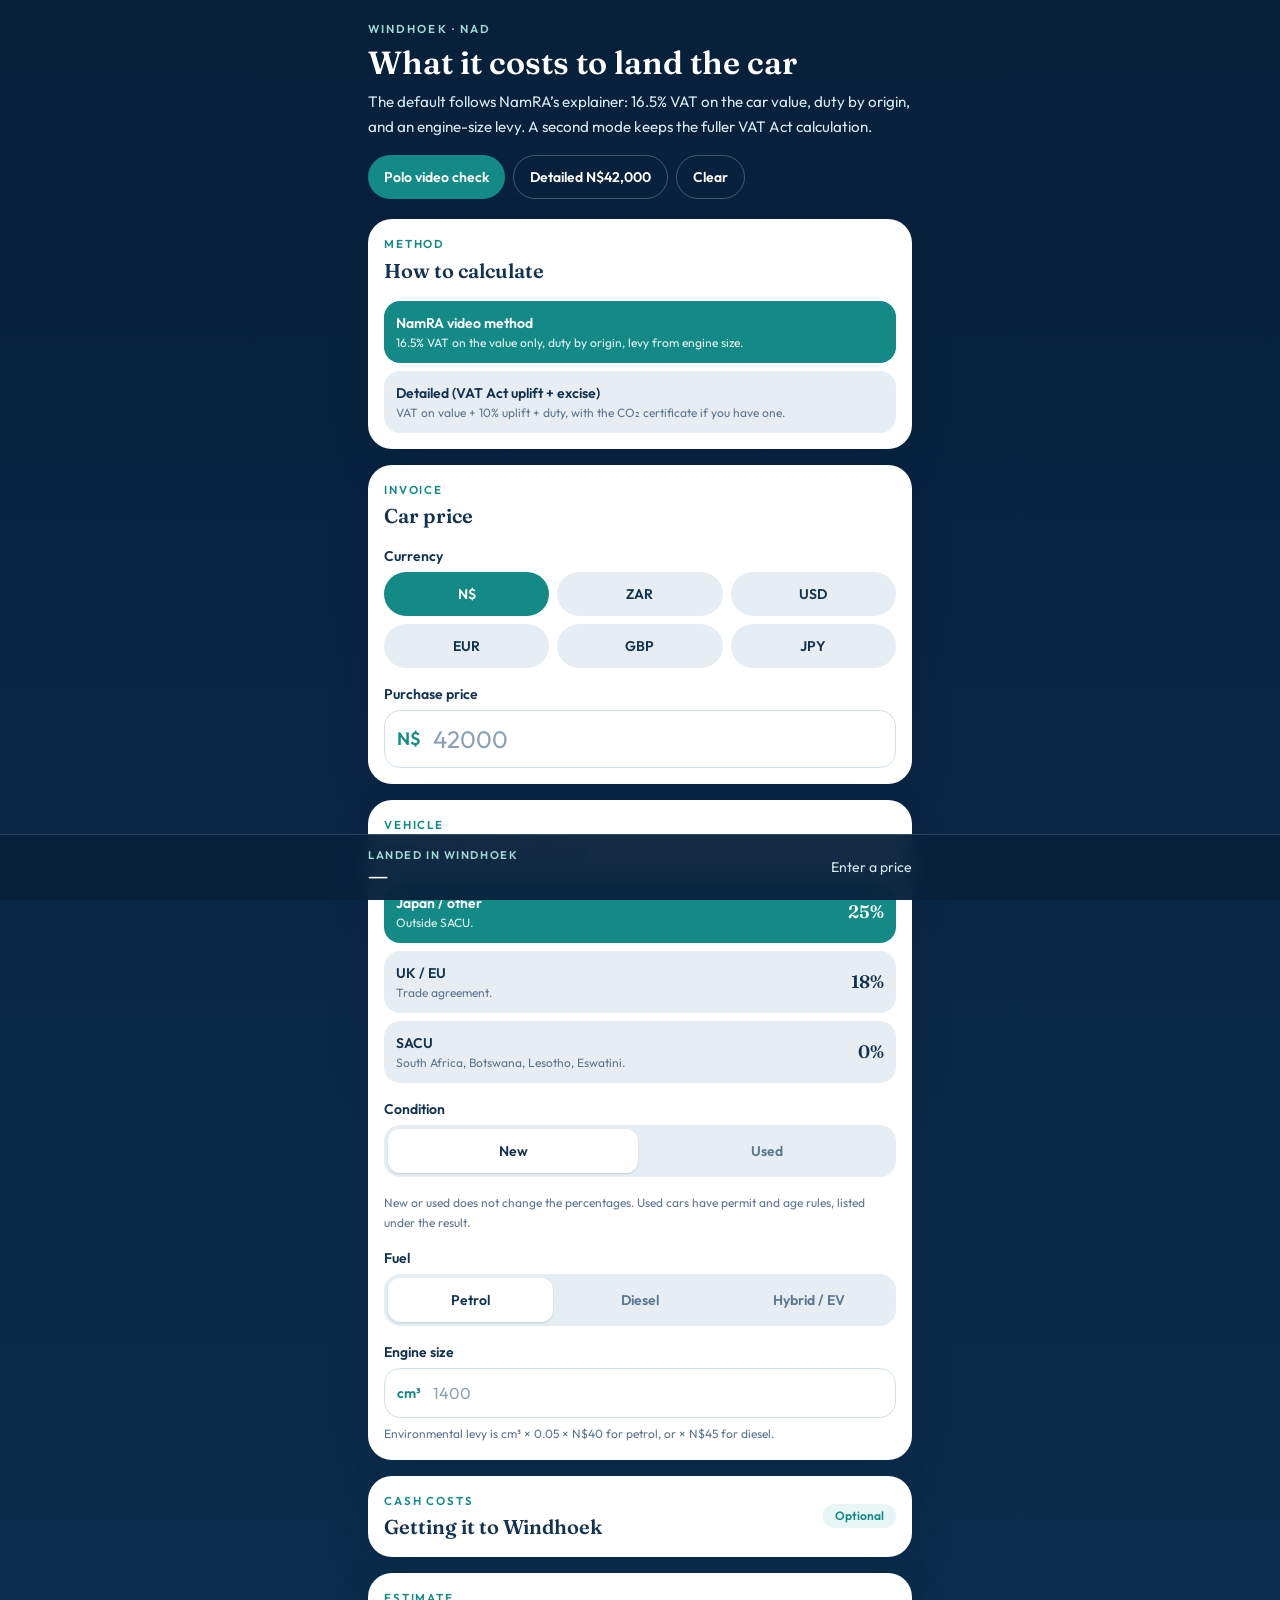
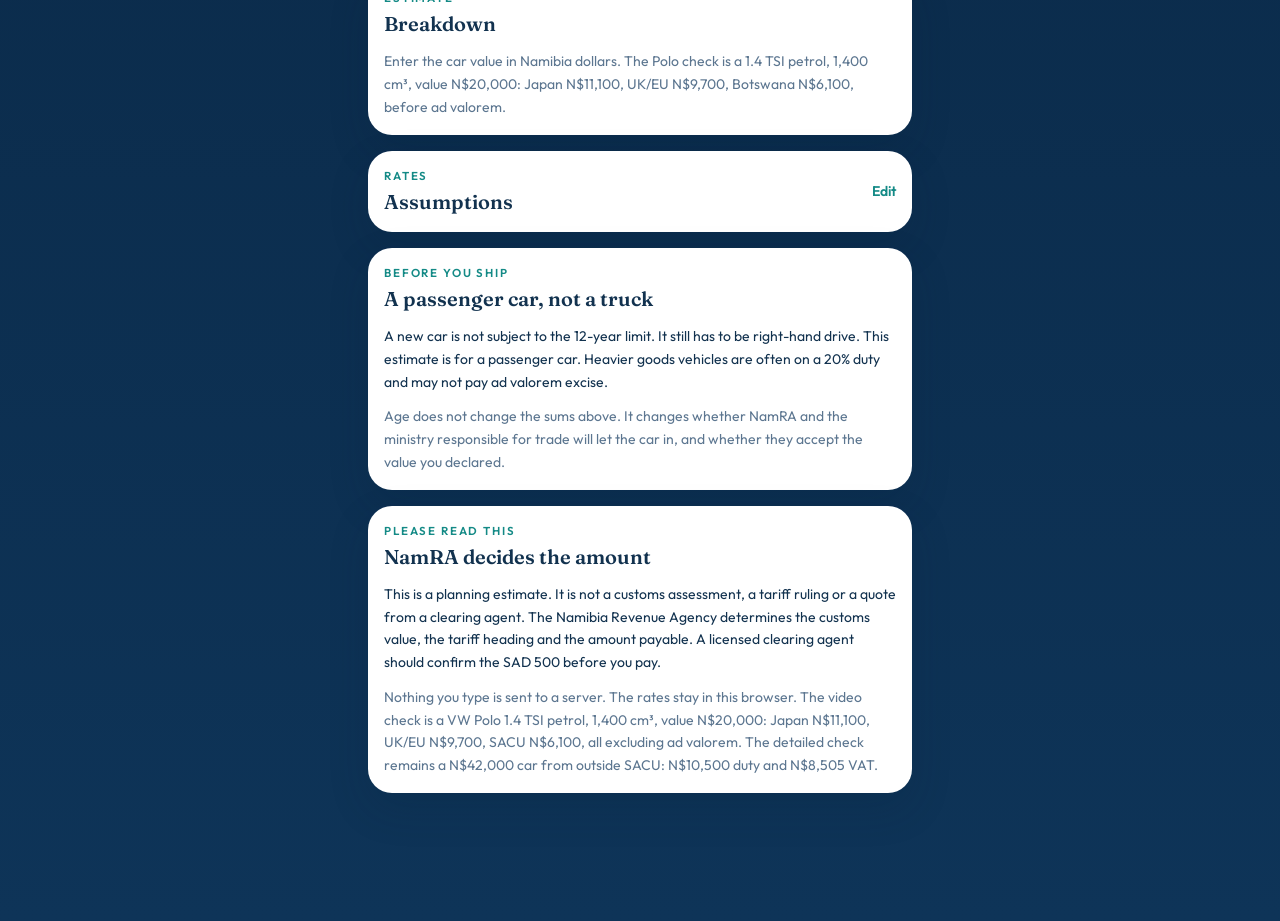
<file: car-calculator/index.html>
<!doctype html>
<html lang="en">
  <head>
    <meta charset="UTF-8" />
    <link rel="icon" type="image/svg+xml" href="./favicon.svg" />
    <meta name="viewport" content="width=device-width, initial-scale=1.0, viewport-fit=cover" />
    <meta name="theme-color" content="#07203A" />
    <meta
      name="description"
      content="Estimate customs duty, excise, the CO₂ levy and VAT for a passenger car imported to Windhoek, in Namibia dollars."
    />
    <link rel="manifest" href="./manifest.webmanifest" />
    <link rel="apple-touch-icon" sizes="180x180" href="[data-uri]" />
    <meta name="apple-mobile-web-app-capable" content="yes" />
    <meta name="mobile-web-app-capable" content="yes" />
    <meta name="apple-mobile-web-app-status-bar-style" content="black-translucent" />
    <meta name="apple-mobile-web-app-title" content="Car Import N$" />
    <title>Windhoek landed cost</title>
    <script type="module" crossorigin src="./assets/index-BPhRL1wv.js"></script>
    <link rel="stylesheet" crossorigin href="./assets/index-C23gS1SJ.css">
  </head>
  <body>
    <div id="root"></div>
    <script>if('serviceWorker' in navigator){addEventListener('load',()=>navigator.serviceWorker.register('./sw.js'))}</script>
  </body>
</html>
</file>
<file: car-calculator/assets/index-C23gS1SJ.css>
@font-face{font-family:Outfit;font-style:normal;font-display:swap;font-weight:400;src:url([data-uri])format("woff2")}@font-face{font-family:Outfit;font-style:normal;font-display:swap;font-weight:500;src:url([data-uri])format("woff2")}@font-face{font-family:Outfit;font-style:normal;font-display:swap;font-weight:600;src:url([data-uri])format("woff2")}@font-face{font-family:Outfit;font-style:normal;font-display:swap;font-weight:700;src:url([data-uri])format("woff2")}@font-face{font-family:Fraunces;font-style:normal;font-display:swap;font-weight:500;src:url([data-uri])format("woff2")}@font-face{font-family:Fraunces;font-style:normal;font-display:swap;font-weight:600;src:url([data-uri])format("woff2")}@layer properties{@supports (((-webkit-hyphens:none)) and (not (margin-trim:block))) or ((-moz-orient:inline) and (not (color:rgb(from red r g b)))){*,:before,:after,::backdrop{--tw-translate-x:0;--tw-translate-y:0;--tw-translate-z:0;--tw-rotate-x:initial;--tw-rotate-y:initial;--tw-rotate-z:initial;--tw-skew-x:initial;--tw-skew-y:initial;--tw-space-y-reverse:0;--tw-border-style:solid;--tw-gradient-position:initial;--tw-gradient-from:#0000;--tw-gradient-via:#0000;--tw-gradient-to:#0000;--tw-gradient-stops:initial;--tw-gradient-via-stops:initial;--tw-gradient-from-position:0%;--tw-gradient-via-position:50%;--tw-gradient-to-position:100%;--tw-leading:initial;--tw-font-weight:initial;--tw-tracking:initial;--tw-ordinal:initial;--tw-slashed-zero:initial;--tw-numeric-figure:initial;--tw-numeric-spacing:initial;--tw-numeric-fraction:initial;--tw-shadow:0 0 #0000;--tw-shadow-color:initial;--tw-shadow-alpha:100%;--tw-inset-shadow:0 0 #0000;--tw-inset-shadow-color:initial;--tw-inset-shadow-alpha:100%;--tw-ring-color:initial;--tw-ring-shadow:0 0 #0000;--tw-inset-ring-color:initial;--tw-inset-ring-shadow:0 0 #0000;--tw-ring-inset:initial;--tw-ring-offset-width:0px;--tw-ring-offset-color:#fff;--tw-ring-offset-shadow:0 0 #0000;--tw-blur:initial;--tw-brightness:initial;--tw-contrast:initial;--tw-grayscale:initial;--tw-hue-rotate:initial;--tw-invert:initial;--tw-opacity:initial;--tw-saturate:initial;--tw-sepia:initial;--tw-drop-shadow:initial;--tw-drop-shadow-color:initial;--tw-drop-shadow-alpha:100%;--tw-drop-shadow-size:initial;--tw-backdrop-blur:initial;--tw-backdrop-brightness:initial;--tw-backdrop-contrast:initial;--tw-backdrop-grayscale:initial;--tw-backdrop-hue-rotate:initial;--tw-backdrop-invert:initial;--tw-backdrop-opacity:initial;--tw-backdrop-saturate:initial;--tw-backdrop-sepia:initial}}}@layer theme{:root,:host{--font-sans:"Outfit", "Segoe UI", sans-serif;--font-mono:ui-monospace, SFMono-Regular, Menlo, Monaco, Consolas, "Liberation Mono", "Courier New", monospace;--color-white:#fff;--spacing:.25rem;--container-xl:36rem;--text-xs:.75rem;--text-xs--line-height:calc(1 / .75);--text-sm:.875rem;--text-sm--line-height:calc(1.25 / .875);--text-base:1rem;--text-base--line-height:calc(1.5 / 1);--text-lg:1.125rem;--text-lg--line-height:calc(1.75 / 1.125);--text-xl:1.25rem;--text-xl--line-height:calc(1.75 / 1.25);--text-2xl:1.5rem;--text-2xl--line-height:calc(2 / 1.5);--font-weight-normal:400;--font-weight-medium:500;--font-weight-semibold:600;--leading-snug:1.375;--leading-relaxed:1.625;--radius-xl:.75rem;--radius-2xl:1rem;--radius-3xl:1.5rem;--blur-md:12px;--default-transition-duration:.15s;--default-transition-timing-function:cubic-bezier(.4, 0, .2, 1);--default-font-family:var(--font-sans);--default-mono-font-family:var(--font-mono);--font-display:"Fraunces", Georgia, serif;--color-ink:#12324f;--color-mist:#5c7690;--color-line:#d3e2ea;--color-foam:#e7f6f5;--color-teal:#148a86;--color-paper:#f7fbfc}}@layer base{*,:after,:before,::backdrop{box-sizing:border-box;border:0 solid;margin:0;padding:0}::file-selector-button{box-sizing:border-box;border:0 solid;margin:0;padding:0}html,:host{-webkit-text-size-adjust:100%;tab-size:4;line-height:1.5;font-family:var(--default-font-family,-apple-system, BlinkMacSystemFont, "Segoe UI", Roboto, "Helvetica Neue", "Noto Sans", Arial, sans-serif, "Apple Color Emoji", "Segoe UI Emoji", "Segoe UI Symbol", "Noto Color Emoji");font-feature-settings:var(--default-font-feature-settings,normal);font-variation-settings:var(--default-font-variation-settings,normal);-webkit-tap-highlight-color:transparent}hr{height:0;color:inherit;border-top-width:1px}abbr:where([title]){-webkit-text-decoration:underline dotted;text-decoration:underline dotted}h1,h2,h3,h4,h5,h6{font-size:inherit;font-weight:inherit}a{color:inherit;-webkit-text-decoration:inherit;-webkit-text-decoration:inherit;-webkit-text-decoration:inherit;-webkit-text-decoration:inherit;text-decoration:inherit}b,strong{font-weight:bolder}code,kbd,samp,pre{font-family:var(--default-mono-font-family,ui-monospace, SFMono-Regular, Menlo, Monaco, Consolas, "Liberation Mono", "Courier New", monospace);font-feature-settings:var(--default-mono-font-feature-settings,normal);font-variation-settings:var(--default-mono-font-variation-settings,normal);font-size:1em}small{font-size:80%}sub,sup{vertical-align:baseline;font-size:75%;line-height:0;position:relative}sub{bottom:-.25em}sup{top:-.5em}table{text-indent:0;border-color:inherit;border-collapse:collapse}:-moz-focusring:where(:not(iframe)){outline:auto}progress{vertical-align:baseline}summary{display:list-item}ol,ul,menu{list-style:none}img,svg,video,canvas,audio,iframe,embed,object{vertical-align:middle;display:block}img,video{max-width:100%;height:auto}button,input,select,optgroup,textarea{font:inherit;font-feature-settings:inherit;font-variation-settings:inherit;letter-spacing:inherit;color:inherit;opacity:1;background-color:#0000;border-radius:0}::file-selector-button{font:inherit;font-feature-settings:inherit;font-variation-settings:inherit;letter-spacing:inherit;color:inherit;opacity:1;background-color:#0000;border-radius:0}:where(select:is([multiple],[size])) optgroup{font-weight:bolder}:where(select:is([multiple],[size])) optgroup option{padding-inline-start:20px}::file-selector-button{margin-inline-end:4px}::placeholder{opacity:1}@supports (not ((-webkit-appearance:-apple-pay-button))) or (contain-intrinsic-size:1px){::placeholder{color:currentColor}@supports (color:color-mix(in lab, red, red)){::placeholder{color:color-mix(in oklab, currentcolor 50%, transparent)}}}textarea{resize:vertical}::-webkit-search-decoration{-webkit-appearance:none}::-webkit-date-and-time-value{min-height:1lh;text-align:inherit}::-webkit-datetime-edit{display:inline-flex}::-webkit-datetime-edit-fields-wrapper{padding:0}::-webkit-datetime-edit{padding-block:0}::-webkit-datetime-edit-year-field{padding-block:0}::-webkit-datetime-edit-month-field{padding-block:0}::-webkit-datetime-edit-day-field{padding-block:0}::-webkit-datetime-edit-hour-field{padding-block:0}::-webkit-datetime-edit-minute-field{padding-block:0}::-webkit-datetime-edit-second-field{padding-block:0}::-webkit-datetime-edit-millisecond-field{padding-block:0}::-webkit-datetime-edit-meridiem-field{padding-block:0}::-webkit-calendar-picker-indicator{line-height:1}:-moz-ui-invalid{box-shadow:none}button,input:where([type=button],[type=reset],[type=submit]){appearance:button}::file-selector-button{appearance:button}::-webkit-inner-spin-button{height:auto}::-webkit-outer-spin-button{height:auto}[hidden]:where(:not([hidden=until-found])){display:none!important}}@layer components;@layer utilities{.visible{visibility:visible}.sr-only{clip-path:inset(50%);white-space:nowrap;border-width:0;width:1px;height:1px;margin:-1px;padding:0;position:absolute;overflow:hidden}.absolute{position:absolute}.fixed{position:fixed}.relative{position:relative}.static{position:static}.inset-x-0{inset-inline:0}.top-0\.5{top:calc(var(--spacing) * .5)}.bottom-0{bottom:0}.z-20{z-index:20}.mx-auto{margin-inline:auto}.mt-0\.5{margin-top:calc(var(--spacing) * .5)}.mt-1{margin-top:var(--spacing)}.mt-1\.5{margin-top:calc(var(--spacing) * 1.5)}.mt-2{margin-top:calc(var(--spacing) * 2)}.mt-3{margin-top:calc(var(--spacing) * 3)}.mt-4{margin-top:calc(var(--spacing) * 4)}.mb-1\.5{margin-bottom:calc(var(--spacing) * 1.5)}.block{display:block}.contents{display:contents}.flex{display:flex}.grid{display:grid}.hidden{display:none}.inline{display:inline}.inline-block{display:inline-block}.inline-flex{display:inline-flex}.table{display:table}.size-6{width:calc(var(--spacing) * 6);height:calc(var(--spacing) * 6)}.h-7{height:calc(var(--spacing) * 7)}.h-11{height:calc(var(--spacing) * 11)}.h-12{height:calc(var(--spacing) * 12)}.h-14{height:calc(var(--spacing) * 14)}.min-h-11{min-height:calc(var(--spacing) * 11)}.min-h-dvh{min-height:100dvh}.w-12{width:calc(var(--spacing) * 12)}.w-14{width:calc(var(--spacing) * 14)}.w-full{width:100%}.max-w-xl{max-width:var(--container-xl)}.min-w-0{min-width:0}.flex-1{flex:1}.shrink-0{flex-shrink:0}.border-collapse{border-collapse:collapse}.translate-x-0\.5{--tw-translate-x:calc(var(--spacing) * .5);translate:var(--tw-translate-x) var(--tw-translate-y)}.translate-x-5{--tw-translate-x:calc(var(--spacing) * 5);translate:var(--tw-translate-x) var(--tw-translate-y)}.transform{transform:var(--tw-rotate-x, ) var(--tw-rotate-y, ) var(--tw-rotate-z, ) var(--tw-skew-x, ) var(--tw-skew-y, )}.cursor-pointer{cursor:pointer}.resize{resize:both}.list-disc{list-style-type:disc}.list-none{list-style-type:none}.grid-cols-3{grid-template-columns:repeat(3,minmax(0,1fr))}.flex-wrap{flex-wrap:wrap}.items-baseline{align-items:baseline}.items-center{align-items:center}.items-start{align-items:flex-start}.justify-between{justify-content:space-between}.justify-center{justify-content:center}.gap-1{gap:var(--spacing)}.gap-2{gap:calc(var(--spacing) * 2)}.gap-3{gap:calc(var(--spacing) * 3)}:where(.space-y-2>:not(:last-child)){--tw-space-y-reverse:0;margin-block-start:calc(calc(var(--spacing) * 2) * var(--tw-space-y-reverse));margin-block-end:calc(calc(var(--spacing) * 2) * calc(1 - var(--tw-space-y-reverse)))}:where(.space-y-3>:not(:last-child)){--tw-space-y-reverse:0;margin-block-start:calc(calc(var(--spacing) * 3) * var(--tw-space-y-reverse));margin-block-end:calc(calc(var(--spacing) * 3) * calc(1 - var(--tw-space-y-reverse)))}:where(.space-y-4>:not(:last-child)){--tw-space-y-reverse:0;margin-block-start:calc(calc(var(--spacing) * 4) * var(--tw-space-y-reverse));margin-block-end:calc(calc(var(--spacing) * 4) * calc(1 - var(--tw-space-y-reverse)))}:where(.space-y-5>:not(:last-child)){--tw-space-y-reverse:0;margin-block-start:calc(calc(var(--spacing) * 5) * var(--tw-space-y-reverse));margin-block-end:calc(calc(var(--spacing) * 5) * calc(1 - var(--tw-space-y-reverse)))}.rounded{border-radius:.25rem}.rounded-2xl{border-radius:var(--radius-2xl)}.rounded-3xl{border-radius:var(--radius-3xl)}.rounded-full{border-radius:2147483647px}.rounded-xl{border-radius:var(--radius-xl)}.border{border-style:var(--tw-border-style);border-width:1px}.border-t{border-top-style:var(--tw-border-style);border-top-width:1px}.border-\[\#c9e4e1\]{border-color:#c9e4e1}.border-line{border-color:var(--color-line)}.border-white\/15{border-color:#ffffff26}@supports (color:color-mix(in lab, red, red)){.border-white\/15{border-color:color-mix(in oklab, var(--color-white) 15%, transparent)}}.border-white\/25{border-color:#ffffff40}@supports (color:color-mix(in lab, red, red)){.border-white\/25{border-color:color-mix(in oklab, var(--color-white) 25%, transparent)}}.bg-\[\#07203a\]\/95{background-color:oklab(24.0205% -.0179953 -.0557696/.95)}.bg-\[\#c5d6e2\]{background-color:#c5d6e2}.bg-\[\#e7eef3\]{background-color:#e7eef3}.bg-\[\#f8eef0\]{background-color:#f8eef0}.bg-foam{background-color:var(--color-foam)}.bg-teal{background-color:var(--color-teal)}.bg-transparent{background-color:#0000}.bg-white{background-color:var(--color-white)}.bg-gradient-to-b{--tw-gradient-position:to bottom in oklab;background-image:linear-gradient(var(--tw-gradient-stops))}.from-\[\#07203a\]{--tw-gradient-from:#07203a;--tw-gradient-stops:var(--tw-gradient-via-stops,var(--tw-gradient-position), var(--tw-gradient-from) var(--tw-gradient-from-position), var(--tw-gradient-to) var(--tw-gradient-to-position))}.to-\[\#0e3458\]{--tw-gradient-to:#0e3458;--tw-gradient-stops:var(--tw-gradient-via-stops,var(--tw-gradient-position), var(--tw-gradient-from) var(--tw-gradient-from-position), var(--tw-gradient-to) var(--tw-gradient-to-position))}.p-1{padding:var(--spacing)}.p-4{padding:calc(var(--spacing) * 4)}.px-2{padding-inline:calc(var(--spacing) * 2)}.px-3{padding-inline:calc(var(--spacing) * 3)}.px-4{padding-inline:calc(var(--spacing) * 4)}.py-1{padding-block:var(--spacing)}.py-2{padding-block:calc(var(--spacing) * 2)}.py-3{padding-block:calc(var(--spacing) * 3)}.pt-2{padding-top:calc(var(--spacing) * 2)}.pt-\[max\(1\.25rem\,env\(safe-area-inset-top\)\)\]{padding-top:max(1.25rem, env(safe-area-inset-top))}.pr-3{padding-right:calc(var(--spacing) * 3)}.pb-5{padding-bottom:calc(var(--spacing) * 5)}.pb-32{padding-bottom:calc(var(--spacing) * 32)}.pb-\[max\(0\.75rem\,env\(safe-area-inset-bottom\)\)\]{padding-bottom:max(.75rem, env(safe-area-inset-bottom))}.pl-3{padding-left:calc(var(--spacing) * 3)}.pl-4{padding-left:calc(var(--spacing) * 4)}.text-left{text-align:left}.text-right{text-align:right}.align-top{vertical-align:top}.font-display{font-family:var(--font-display)}.text-2xl{font-size:var(--text-2xl);line-height:var(--tw-leading,var(--text-2xl--line-height))}.text-base{font-size:var(--text-base);line-height:var(--tw-leading,var(--text-base--line-height))}.text-lg{font-size:var(--text-lg);line-height:var(--tw-leading,var(--text-lg--line-height))}.text-sm{font-size:var(--text-sm);line-height:var(--tw-leading,var(--text-sm--line-height))}.text-xl{font-size:var(--text-xl);line-height:var(--tw-leading,var(--text-xl--line-height))}.text-xs{font-size:var(--text-xs);line-height:var(--tw-leading,var(--text-xs--line-height))}.text-\[0\.7rem\]{font-size:.7rem}.text-\[0\.72rem\]{font-size:.72rem}.text-\[0\.95rem\]{font-size:.95rem}.text-\[2rem\]{font-size:2rem}.leading-\[1\.15\]{--tw-leading:1.15;line-height:1.15}.leading-none{--tw-leading:1;line-height:1}.leading-relaxed{--tw-leading:var(--leading-relaxed);line-height:var(--leading-relaxed)}.leading-snug{--tw-leading:var(--leading-snug);line-height:var(--leading-snug)}.font-medium{--tw-font-weight:var(--font-weight-medium);font-weight:var(--font-weight-medium)}.font-normal{--tw-font-weight:var(--font-weight-normal);font-weight:var(--font-weight-normal)}.font-semibold{--tw-font-weight:var(--font-weight-semibold);font-weight:var(--font-weight-semibold)}.tracking-\[0\.14em\]{--tw-tracking:.14em;letter-spacing:.14em}.tracking-\[0\.16em\]{--tw-tracking:.16em;letter-spacing:.16em}.tracking-\[0\.18em\]{--tw-tracking:.18em;letter-spacing:.18em}.whitespace-nowrap{white-space:nowrap}.text-\[\#0e5f5c\]{color:#0e5f5c}.text-\[\#8e3a4a\]{color:#8e3a4a}.text-\[\#9fd9d4\]{color:#9fd9d4}.text-\[\#d5e7ef\]{color:#d5e7ef}.text-\[\#e7f6f5\]{color:#e7f6f5}.text-ink{color:var(--color-ink)}.text-mist{color:var(--color-mist)}.text-paper{color:var(--color-paper)}.text-teal{color:var(--color-teal)}.text-white{color:var(--color-white)}.uppercase{text-transform:uppercase}.tabular-nums{--tw-numeric-spacing:tabular-nums;font-variant-numeric:var(--tw-ordinal, ) var(--tw-slashed-zero, ) var(--tw-numeric-figure, ) var(--tw-numeric-spacing, ) var(--tw-numeric-fraction, )}.underline{text-decoration-line:underline}.decoration-\[\#9fd9d4\]{text-decoration-color:#9fd9d4}.underline-offset-2{text-underline-offset:2px}.shadow-\[0_1px_2px_rgba\(7\,32\,58\,0\.16\)\]{--tw-shadow:0 1px 2px var(--tw-shadow-color,#07203a29);box-shadow:var(--tw-inset-shadow), var(--tw-inset-ring-shadow), var(--tw-ring-offset-shadow), var(--tw-ring-shadow), var(--tw-shadow)}.shadow-\[0_16px_40px_rgba\(7\,32\,58\,0\.16\)\]{--tw-shadow:0 16px 40px var(--tw-shadow-color,#07203a29);box-shadow:var(--tw-inset-shadow), var(--tw-inset-ring-shadow), var(--tw-ring-offset-shadow), var(--tw-ring-shadow), var(--tw-shadow)}.blur{--tw-blur:blur(8px);filter:var(--tw-blur, ) var(--tw-brightness, ) var(--tw-contrast, ) var(--tw-grayscale, ) var(--tw-hue-rotate, ) var(--tw-invert, ) var(--tw-saturate, ) var(--tw-sepia, ) var(--tw-drop-shadow, )}.filter\!{filter:var(--tw-blur, ) var(--tw-brightness, ) var(--tw-contrast, ) var(--tw-grayscale, ) var(--tw-hue-rotate, ) var(--tw-invert, ) var(--tw-saturate, ) var(--tw-sepia, ) var(--tw-drop-shadow, )!important}.backdrop-blur-md{--tw-backdrop-blur:blur(var(--blur-md));-webkit-backdrop-filter:var(--tw-backdrop-blur, ) var(--tw-backdrop-brightness, ) var(--tw-backdrop-contrast, ) var(--tw-backdrop-grayscale, ) var(--tw-backdrop-hue-rotate, ) var(--tw-backdrop-invert, ) var(--tw-backdrop-opacity, ) var(--tw-backdrop-saturate, ) var(--tw-backdrop-sepia, );backdrop-filter:var(--tw-backdrop-blur, ) var(--tw-backdrop-brightness, ) var(--tw-backdrop-contrast, ) var(--tw-backdrop-grayscale, ) var(--tw-backdrop-hue-rotate, ) var(--tw-backdrop-invert, ) var(--tw-backdrop-opacity, ) var(--tw-backdrop-saturate, ) var(--tw-backdrop-sepia, )}.transition{transition-property:color,background-color,border-color,outline-color,text-decoration-color,fill,stroke,--tw-gradient-from,--tw-gradient-via,--tw-gradient-to,opacity,box-shadow,transform,translate,scale,rotate,filter,-webkit-backdrop-filter,backdrop-filter,display,content-visibility,overlay,pointer-events;transition-timing-function:var(--tw-ease,var(--default-transition-timing-function));transition-duration:var(--tw-duration,var(--default-transition-duration))}.transition-colors{transition-property:color,background-color,border-color,outline-color,text-decoration-color,fill,stroke,--tw-gradient-from,--tw-gradient-via,--tw-gradient-to;transition-timing-function:var(--tw-ease,var(--default-transition-timing-function));transition-duration:var(--tw-duration,var(--default-transition-duration))}.transition-transform{transition-property:transform,translate,scale,rotate;transition-timing-function:var(--tw-ease,var(--default-transition-timing-function));transition-duration:var(--tw-duration,var(--default-transition-duration))}.outline-none{--tw-outline-style:none;outline-style:none}:is(:where(.group):is([open],:popover-open,:open) .group-open\:hidden){display:none}.placeholder\:text-\[\#8aa0b3\]::placeholder{color:#8aa0b3}.focus-within\:border-teal:focus-within{border-color:var(--color-teal)}.focus-within\:ring-4:focus-within{--tw-ring-shadow:var(--tw-ring-inset, ) 0 0 0 calc(4px + var(--tw-ring-offset-width)) var(--tw-ring-color,currentcolor);box-shadow:var(--tw-inset-shadow), var(--tw-inset-ring-shadow), var(--tw-ring-offset-shadow), var(--tw-ring-shadow), var(--tw-shadow)}.focus-within\:ring-\[\#1aa39c\]\/25:focus-within{--tw-ring-color:oklab(64.7464% -.106135 -.0173351/.25)}@media (width>=380px){.min-\[380px\]\:grid-cols-2{grid-template-columns:repeat(2,minmax(0,1fr))}}}html{-webkit-text-size-adjust:100%}body{font-family:var(--font-sans);color:#f7fbfc;background:#07203a;margin:0}summary::-webkit-details-marker{display:none}::selection{color:#12324f;background:#c7efec}@property --tw-translate-x{syntax:"*";inherits:false;initial-value:0}@property --tw-translate-y{syntax:"*";inherits:false;initial-value:0}@property --tw-translate-z{syntax:"*";inherits:false;initial-value:0}@property --tw-rotate-x{syntax:"*";inherits:false}@property --tw-rotate-y{syntax:"*";inherits:false}@property --tw-rotate-z{syntax:"*";inherits:false}@property --tw-skew-x{syntax:"*";inherits:false}@property --tw-skew-y{syntax:"*";inherits:false}@property --tw-space-y-reverse{syntax:"*";inherits:false;initial-value:0}@property --tw-border-style{syntax:"*";inherits:false;initial-value:solid}@property --tw-gradient-position{syntax:"*";inherits:false}@property --tw-gradient-from{syntax:"<color>";inherits:false;initial-value:#0000}@property --tw-gradient-via{syntax:"<color>";inherits:false;initial-value:#0000}@property --tw-gradient-to{syntax:"<color>";inherits:false;initial-value:#0000}@property --tw-gradient-stops{syntax:"*";inherits:false}@property --tw-gradient-via-stops{syntax:"*";inherits:false}@property --tw-gradient-from-position{syntax:"<length-percentage>";inherits:false;initial-value:0%}@property --tw-gradient-via-position{syntax:"<length-percentage>";inherits:false;initial-value:50%}@property --tw-gradient-to-position{syntax:"<length-percentage>";inherits:false;initial-value:100%}@property --tw-leading{syntax:"*";inherits:false}@property --tw-font-weight{syntax:"*";inherits:false}@property --tw-tracking{syntax:"*";inherits:false}@property --tw-ordinal{syntax:"*";inherits:false}@property --tw-slashed-zero{syntax:"*";inherits:false}@property --tw-numeric-figure{syntax:"*";inherits:false}@property --tw-numeric-spacing{syntax:"*";inherits:false}@property --tw-numeric-fraction{syntax:"*";inherits:false}@property --tw-shadow{syntax:"*";inherits:false;initial-value:0 0 #0000}@property --tw-shadow-color{syntax:"*";inherits:false}@property --tw-shadow-alpha{syntax:"<percentage>";inherits:false;initial-value:100%}@property --tw-inset-shadow{syntax:"*";inherits:false;initial-value:0 0 #0000}@property --tw-inset-shadow-color{syntax:"*";inherits:false}@property --tw-inset-shadow-alpha{syntax:"<percentage>";inherits:false;initial-value:100%}@property --tw-ring-color{syntax:"*";inherits:false}@property --tw-ring-shadow{syntax:"*";inherits:false;initial-value:0 0 #0000}@property --tw-inset-ring-color{syntax:"*";inherits:false}@property --tw-inset-ring-shadow{syntax:"*";inherits:false;initial-value:0 0 #0000}@property --tw-ring-inset{syntax:"*";inherits:false}@property --tw-ring-offset-width{syntax:"<length>";inherits:false;initial-value:0}@property --tw-ring-offset-color{syntax:"*";inherits:false;initial-value:#fff}@property --tw-ring-offset-shadow{syntax:"*";inherits:false;initial-value:0 0 #0000}@property --tw-blur{syntax:"*";inherits:false}@property --tw-brightness{syntax:"*";inherits:false}@property --tw-contrast{syntax:"*";inherits:false}@property --tw-grayscale{syntax:"*";inherits:false}@property --tw-hue-rotate{syntax:"*";inherits:false}@property --tw-invert{syntax:"*";inherits:false}@property --tw-opacity{syntax:"*";inherits:false}@property --tw-saturate{syntax:"*";inherits:false}@property --tw-sepia{syntax:"*";inherits:false}@property --tw-drop-shadow{syntax:"*";inherits:false}@property --tw-drop-shadow-color{syntax:"*";inherits:false}@property --tw-drop-shadow-alpha{syntax:"<percentage>";inherits:false;initial-value:100%}@property --tw-drop-shadow-size{syntax:"*";inherits:false}@property --tw-backdrop-blur{syntax:"*";inherits:false}@property --tw-backdrop-brightness{syntax:"*";inherits:false}@property --tw-backdrop-contrast{syntax:"*";inherits:false}@property --tw-backdrop-grayscale{syntax:"*";inherits:false}@property --tw-backdrop-hue-rotate{syntax:"*";inherits:false}@property --tw-backdrop-invert{syntax:"*";inherits:false}@property --tw-backdrop-opacity{syntax:"*";inherits:false}@property --tw-backdrop-saturate{syntax:"*";inherits:false}@property --tw-backdrop-sepia{syntax:"*";inherits:false}
</file>
